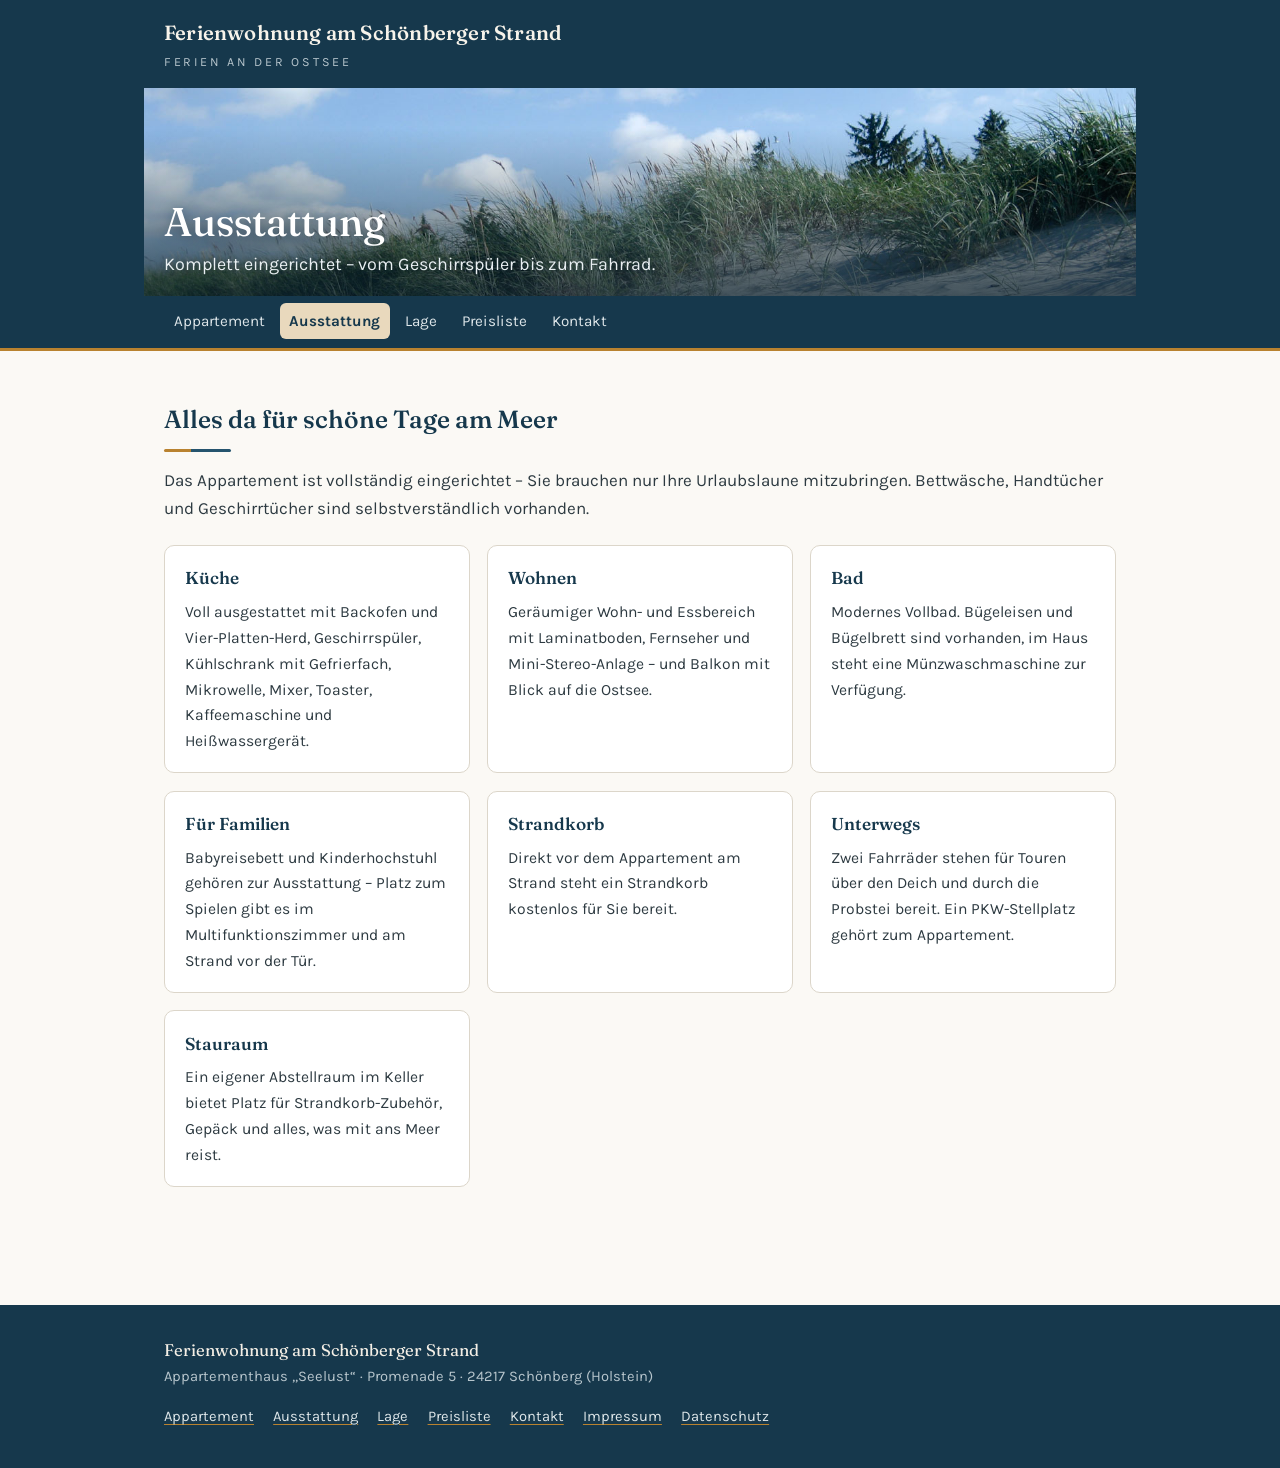
<file: ausstattung.html>
<!DOCTYPE html>
<html lang="de">
<head>
<meta charset="utf-8">
<meta name="viewport" content="width=device-width, initial-scale=1">
<title>Ausstattung | Ferienwohnung am Schönberger Strand</title>
<meta name="description" content="Die Ausstattung der Ferienwohnung am Schönberger Strand: komplette Küche, modernes Vollbad, TV, Fahrräder, Babybett und mehr.">
<link rel="icon" href="favicon.svg" type="image/svg+xml">
<link rel="icon" href="favicon-32.png" type="image/png" sizes="32x32">
<link rel="apple-touch-icon" href="apple-touch-icon.png">
<link rel="canonical" href="https://schoenberg-ostsee.info/ausstattung.html">
<meta name="theme-color" content="#16384c">
<meta property="og:type" content="website">
<meta property="og:site_name" content="Ferienwohnung am Schönberger Strand">
<meta property="og:locale" content="de_DE">
<meta property="og:title" content="Ausstattung | Ferienwohnung am Schönberger Strand">
<meta property="og:description" content="Die Ausstattung der Ferienwohnung am Schönberger Strand: komplette Küche, modernes Vollbad, TV, Fahrräder, Babybett und mehr.">
<meta property="og:url" content="https://schoenberg-ostsee.info/ausstattung.html">
<meta property="og:image" content="https://schoenberg-ostsee.info/bilder/wohnung-1-balkon.jpg">
<meta property="og:image:width" content="1152">
<meta property="og:image:height" content="768">
<meta property="og:image:alt" content="Blick vom Balkon der Ferienwohnung auf Strand und Ostsee">
<meta name="twitter:card" content="summary_large_image">
<link rel="stylesheet" href="style.css">
</head>
<body>

<a class="sprung" href="#inhalt">Springe zum Inhalt</a>

<header class="top">
  <div class="top-inner">
    <a class="marke" href="index.html">Ferienwohnung am Schönberger&nbsp;Strand
      <small>Ferien an der Ostsee</small></a>
  </div>
</header>

<div class="kopfbild">
  <img src="bilder/Ausstattung.jpg" width="1454" height="306" alt="Dünen mit Strandhafer am Schönberger Strand" fetchpriority="high" decoding="async">
  <div class="kopfbild-text">
    <div class="kopfbild-inner">
      <h1>Ausstattung</h1>
      <p class="unter">Komplett eingerichtet – vom Geschirrspüler bis zum Fahrrad.</p>
    </div>
  </div>
</div>

<nav class="haupt" aria-label="Hauptnavigation">
  <div class="haupt-inner">
      <a href="index.html">Appartement</a>
      <a href="ausstattung.html" aria-current="page">Ausstattung</a>
      <a href="lage.html">Lage</a>
      <a href="preisliste.html">Preisliste</a>
      <a href="kontakt.html">Kontakt</a>
  </div>
</nav>

<main id="inhalt">
<h2>Alles da für schöne Tage am Meer</h2>
<p>Das Appartement ist vollständig eingerichtet – Sie brauchen nur Ihre
Urlaubslaune mitzubringen. Bettwäsche, Handtücher und Geschirrtücher
sind selbstverständlich vorhanden.</p>

<ul class="karten">
  <li>
    <h3>Küche</h3>
    <p>Voll ausgestattet mit Backofen und Vier-Platten-Herd, Geschirrspüler,
    Kühlschrank mit Gefrierfach, Mikrowelle, Mixer, Toaster, Kaffeemaschine
    und Heißwassergerät.</p>
  </li>
  <li>
    <h3>Wohnen</h3>
    <p>Geräumiger Wohn- und Essbereich mit Laminatboden, Fernseher und
    Mini-Stereo-Anlage – und Balkon mit Blick auf die Ostsee.</p>
  </li>
  <li>
    <h3>Bad</h3>
    <p>Modernes Vollbad. Bügeleisen und Bügelbrett sind vorhanden, im Haus
    steht eine Münzwaschmaschine zur Verfügung.</p>
  </li>
  <li>
    <h3>Für Familien</h3>
    <p>Babyreisebett und Kinderhochstuhl gehören zur Ausstattung – Platz zum
    Spielen gibt es im Multifunktionszimmer und am Strand vor der Tür.</p>
  </li>
  <li>
    <h3>Strandkorb</h3>
    <p>Direkt vor dem Appartement am Strand steht ein Strandkorb kostenlos für Sie bereit.</p>
  </li>
  <li>
    <h3>Unterwegs</h3>
    <p>Zwei Fahrräder stehen für Touren über den Deich und durch die Probstei
    bereit. Ein PKW-Stellplatz gehört zum Appartement.</p>
  </li>
  <li>
    <h3>Stauraum</h3>
    <p>Ein eigener Abstellraum im Keller bietet Platz für Strandkorb-Zubehör,
    Gepäck und alles, was mit ans Meer reist.</p>
  </li>
</ul>
</main>

<footer>
  <div class="fuss-inner">
    <div>
      <div class="fuss-marke">Ferienwohnung am Schönberger Strand</div>
      <div>Appartementhaus „Seelust“ · Promenade 5 · 24217 Schönberg (Holstein)</div>
    </div>
    <ul class="fuss-nav">
        <li><a href="index.html">Appartement</a></li>
        <li><a href="ausstattung.html">Ausstattung</a></li>
        <li><a href="lage.html">Lage</a></li>
        <li><a href="preisliste.html">Preisliste</a></li>
        <li><a href="kontakt.html">Kontakt</a></li>
        <li><a href="impressum.html">Impressum</a></li>
        <li><a href="datenschutz.html">Datenschutz</a></li>
    </ul>
  </div>
</footer>

</body>
</html>
</file>
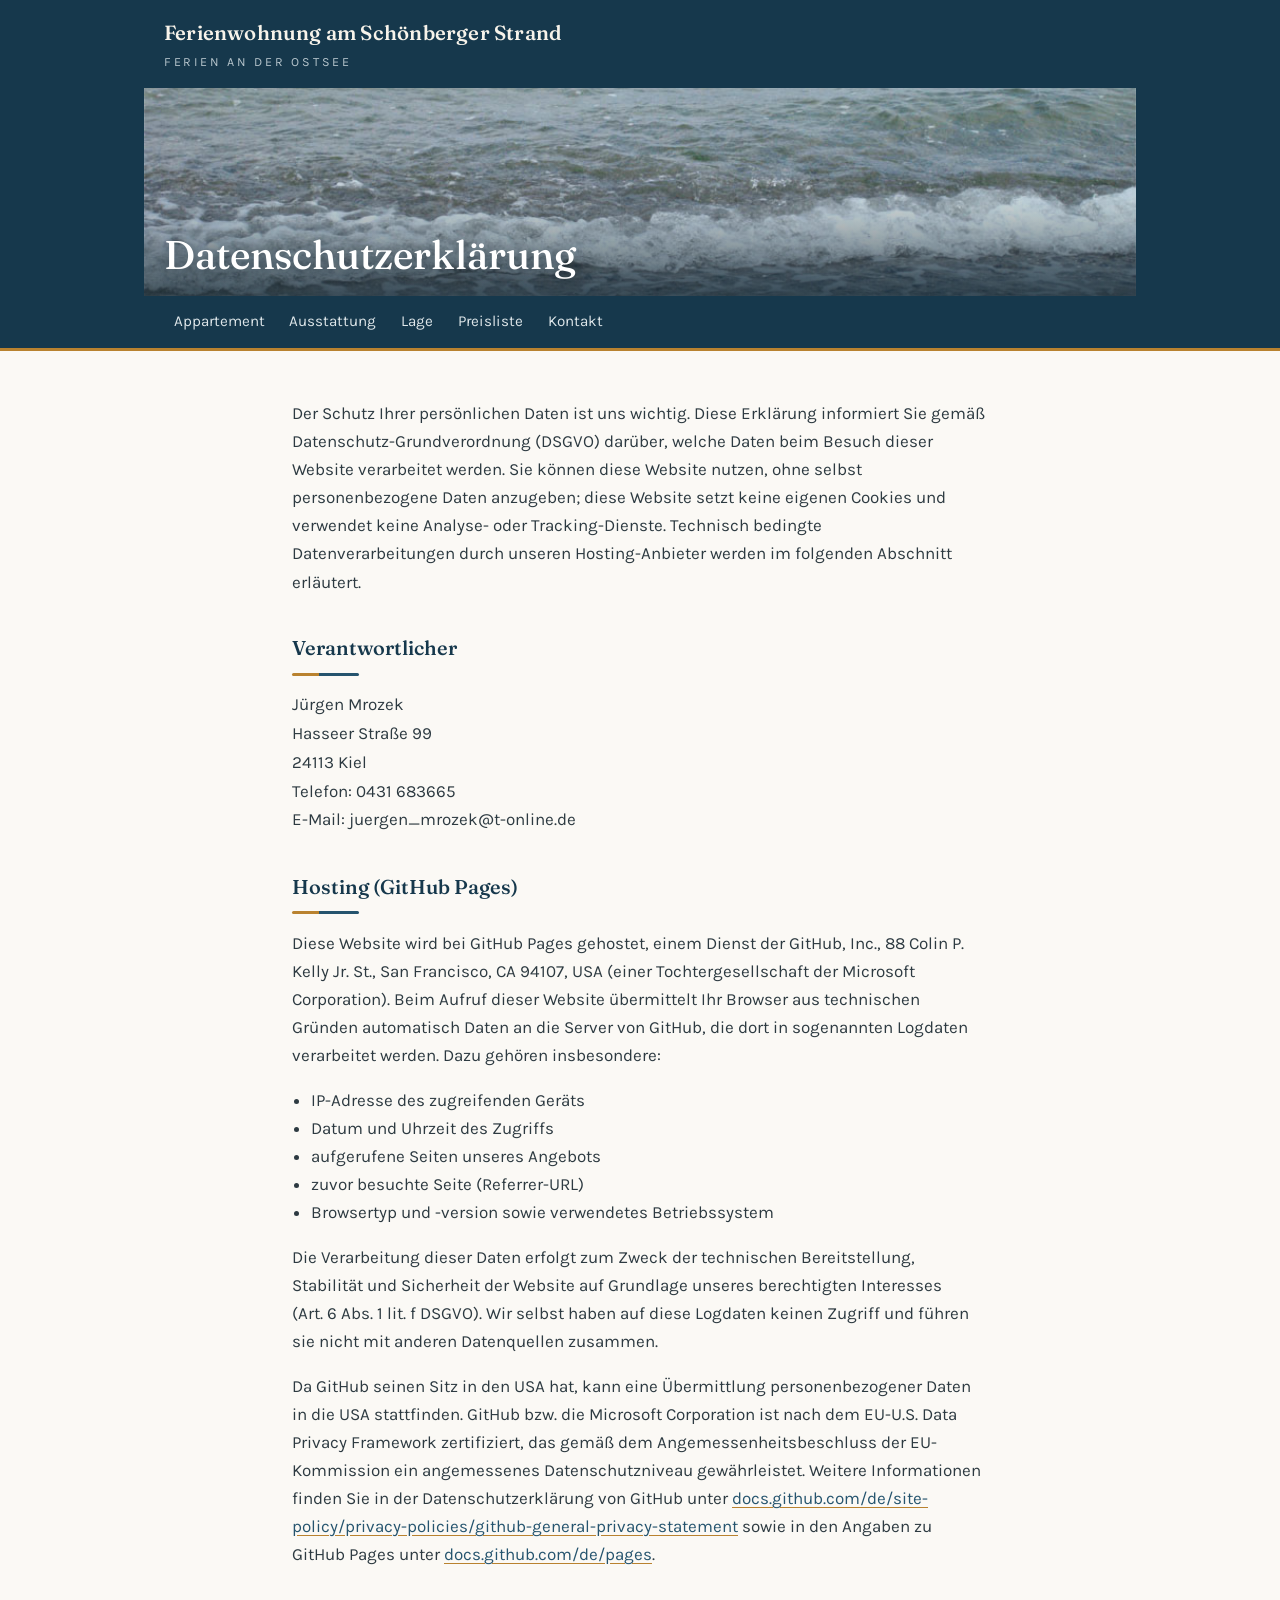
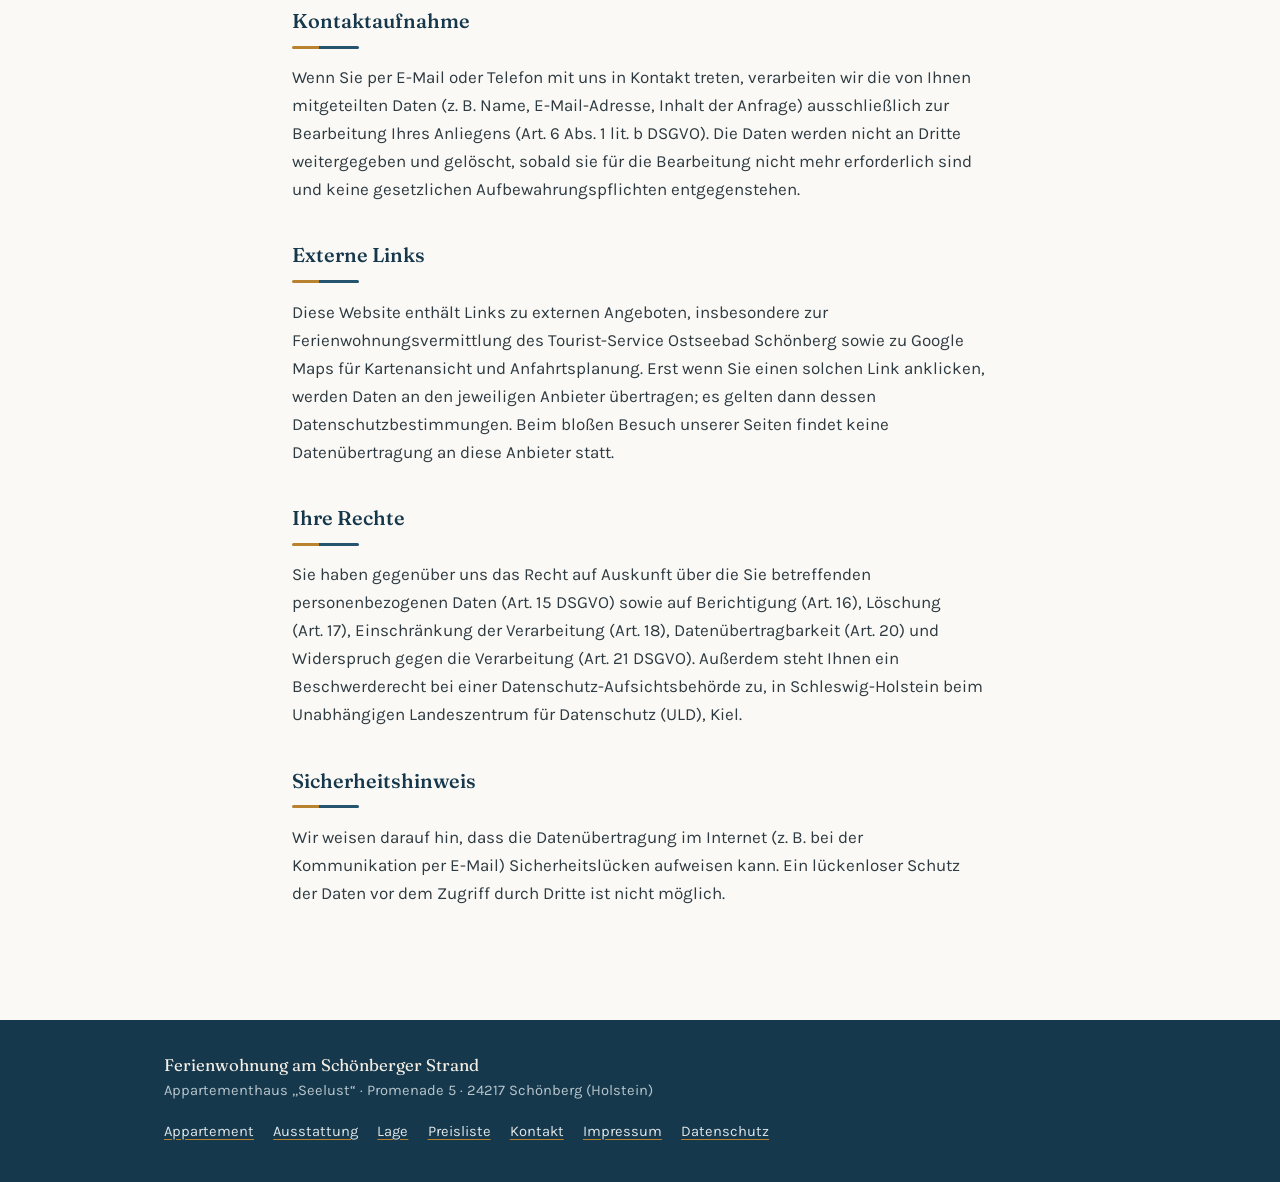
<file: datenschutz.html>
<!DOCTYPE html>
<html lang="de">
<head>
<meta charset="utf-8">
<meta name="viewport" content="width=device-width, initial-scale=1">
<title>Datenschutzerklärung | Ferienwohnung am Schönberger Strand</title>
<meta name="description" content="Datenschutzerklärung der Website Ferienwohnung am Schönberger Strand.">
<link rel="icon" href="favicon.svg" type="image/svg+xml">
<link rel="icon" href="favicon-32.png" type="image/png" sizes="32x32">
<link rel="apple-touch-icon" href="apple-touch-icon.png">
<link rel="canonical" href="https://schoenberg-ostsee.info/datenschutz.html">
<meta name="theme-color" content="#16384c">
<meta property="og:type" content="website">
<meta property="og:site_name" content="Ferienwohnung am Schönberger Strand">
<meta property="og:locale" content="de_DE">
<meta property="og:title" content="Datenschutzerklärung | Ferienwohnung am Schönberger Strand">
<meta property="og:description" content="Datenschutzerklärung der Website Ferienwohnung am Schönberger Strand.">
<meta property="og:url" content="https://schoenberg-ostsee.info/datenschutz.html">
<meta property="og:image" content="https://schoenberg-ostsee.info/bilder/wohnung-1-balkon.jpg">
<meta property="og:image:width" content="1152">
<meta property="og:image:height" content="768">
<meta property="og:image:alt" content="Blick vom Balkon der Ferienwohnung auf Strand und Ostsee">
<meta name="twitter:card" content="summary_large_image">
<link rel="stylesheet" href="style.css">
</head>
<body>

<a class="sprung" href="#inhalt">Springe zum Inhalt</a>

<header class="top">
  <div class="top-inner">
    <a class="marke" href="index.html">Ferienwohnung am Schönberger&nbsp;Strand
      <small>Ferien an der Ostsee</small></a>
  </div>
</header>

<div class="kopfbild">
  <img src="bilder/Impressum.jpg" width="940" height="198" alt="Auslaufende Welle am Ostseestrand" fetchpriority="high" decoding="async">
  <div class="kopfbild-text">
    <div class="kopfbild-inner">
      <h1>Datenschutzerklärung</h1>
    </div>
  </div>
</div>

<nav class="haupt" aria-label="Hauptnavigation">
  <div class="haupt-inner">
      <a href="index.html">Appartement</a>
      <a href="ausstattung.html">Ausstattung</a>
      <a href="lage.html">Lage</a>
      <a href="preisliste.html">Preisliste</a>
      <a href="kontakt.html">Kontakt</a>
  </div>
</nav>

<main id="inhalt" class="schmal recht">
<p>Der Schutz Ihrer persönlichen Daten ist uns wichtig. Diese Erklärung
informiert Sie gemäß Datenschutz-Grundverordnung (DSGVO) darüber, welche
Daten beim Besuch dieser Website verarbeitet werden. Sie können diese Website
nutzen, ohne selbst personenbezogene Daten anzugeben; diese Website setzt
keine eigenen Cookies und verwendet keine Analyse- oder Tracking-Dienste.
Technisch bedingte Datenverarbeitungen durch unseren Hosting-Anbieter werden
im folgenden Abschnitt erläutert.</p>

<h2>Verantwortlicher</h2>
<address>
Jürgen Mrozek<br>
Hasseer Straße 99<br>
24113 Kiel<br>
Telefon: 0431&nbsp;683665<br>
E-Mail: juergen_mrozek@t-online.de
</address>

<h2>Hosting (GitHub Pages)</h2>
<p>Diese Website wird bei GitHub Pages gehostet, einem Dienst der GitHub,
Inc., 88 Colin P. Kelly Jr. St., San Francisco, CA 94107, USA (einer
Tochtergesellschaft der Microsoft Corporation). Beim Aufruf dieser Website
übermittelt Ihr Browser aus technischen Gründen automatisch Daten an die
Server von GitHub, die dort in sogenannten Logdaten verarbeitet werden.
Dazu gehören insbesondere:</p>
<ul>
  <li>IP-Adresse des zugreifenden Geräts</li>
  <li>Datum und Uhrzeit des Zugriffs</li>
  <li>aufgerufene Seiten unseres Angebots</li>
  <li>zuvor besuchte Seite (Referrer-URL)</li>
  <li>Browsertyp und -version sowie verwendetes Betriebssystem</li>
</ul>
<p>Die Verarbeitung dieser Daten erfolgt zum Zweck der technischen
Bereitstellung, Stabilität und Sicherheit der Website auf Grundlage unseres
berechtigten Interesses (Art.&nbsp;6 Abs.&nbsp;1 lit.&nbsp;f DSGVO). Wir
selbst haben auf diese Logdaten keinen Zugriff und führen sie nicht mit
anderen Datenquellen zusammen.</p>
<p>Da GitHub seinen Sitz in den USA hat, kann eine Übermittlung
personenbezogener Daten in die USA stattfinden. GitHub bzw. die Microsoft
Corporation ist nach dem EU-U.S. Data Privacy Framework zertifiziert, das
gemäß dem Angemessenheitsbeschluss der EU-Kommission ein angemessenes
Datenschutzniveau gewährleistet. Weitere Informationen finden Sie in der
Datenschutzerklärung von GitHub unter
<a href="https://docs.github.com/de/site-policy/privacy-policies/github-general-privacy-statement"
rel="noopener">docs.github.com/de/site-policy/privacy-policies/github-general-privacy-statement</a>
sowie in den Angaben zu GitHub Pages unter
<a href="https://docs.github.com/de/pages/getting-started-with-github-pages/what-is-github-pages"
rel="noopener">docs.github.com/de/pages</a>.</p>

<h2>Kontaktaufnahme</h2>
<p>Wenn Sie per E-Mail oder Telefon mit uns in Kontakt treten, verarbeiten
wir die von Ihnen mitgeteilten Daten (z.&nbsp;B. Name, E-Mail-Adresse,
Inhalt der Anfrage) ausschließlich zur Bearbeitung Ihres Anliegens
(Art.&nbsp;6 Abs.&nbsp;1 lit.&nbsp;b DSGVO). Die Daten werden nicht an
Dritte weitergegeben und gelöscht, sobald sie für die Bearbeitung nicht mehr
erforderlich sind und keine gesetzlichen Aufbewahrungspflichten
entgegenstehen.</p>

<h2>Externe Links</h2>
<p>Diese Website enthält Links zu externen Angeboten, insbesondere zur
Ferienwohnungsvermittlung des Tourist-Service Ostseebad Schönberg sowie zu
Google Maps für Kartenansicht und Anfahrtsplanung. Erst wenn Sie einen
solchen Link anklicken, werden Daten an den jeweiligen Anbieter übertragen;
es gelten dann dessen Datenschutzbestimmungen. Beim bloßen Besuch unserer
Seiten findet keine Datenübertragung an diese Anbieter statt.</p>

<h2>Ihre Rechte</h2>
<p>Sie haben gegenüber uns das Recht auf Auskunft über die Sie betreffenden
personenbezogenen Daten (Art.&nbsp;15 DSGVO) sowie auf Berichtigung
(Art.&nbsp;16), Löschung (Art.&nbsp;17), Einschränkung der Verarbeitung
(Art.&nbsp;18), Datenübertragbarkeit (Art.&nbsp;20) und Widerspruch gegen
die Verarbeitung (Art.&nbsp;21 DSGVO). Außerdem steht Ihnen ein
Beschwerderecht bei einer Datenschutz-Aufsichtsbehörde zu, in
Schleswig-Holstein beim Unabhängigen Landeszentrum für Datenschutz (ULD),
Kiel.</p>

<h2>Sicherheitshinweis</h2>
<p>Wir weisen darauf hin, dass die Datenübertragung im Internet (z.&nbsp;B.
bei der Kommunikation per E-Mail) Sicherheitslücken aufweisen kann. Ein
lückenloser Schutz der Daten vor dem Zugriff durch Dritte ist nicht
möglich.</p>
</main>

<footer>
  <div class="fuss-inner">
    <div>
      <div class="fuss-marke">Ferienwohnung am Schönberger Strand</div>
      <div>Appartementhaus „Seelust“ · Promenade 5 · 24217 Schönberg (Holstein)</div>
    </div>
    <ul class="fuss-nav">
        <li><a href="index.html">Appartement</a></li>
        <li><a href="ausstattung.html">Ausstattung</a></li>
        <li><a href="lage.html">Lage</a></li>
        <li><a href="preisliste.html">Preisliste</a></li>
        <li><a href="kontakt.html">Kontakt</a></li>
        <li><a href="impressum.html">Impressum</a></li>
        <li><a href="datenschutz.html">Datenschutz</a></li>
    </ul>
  </div>
</footer>

</body>
</html>
</file>
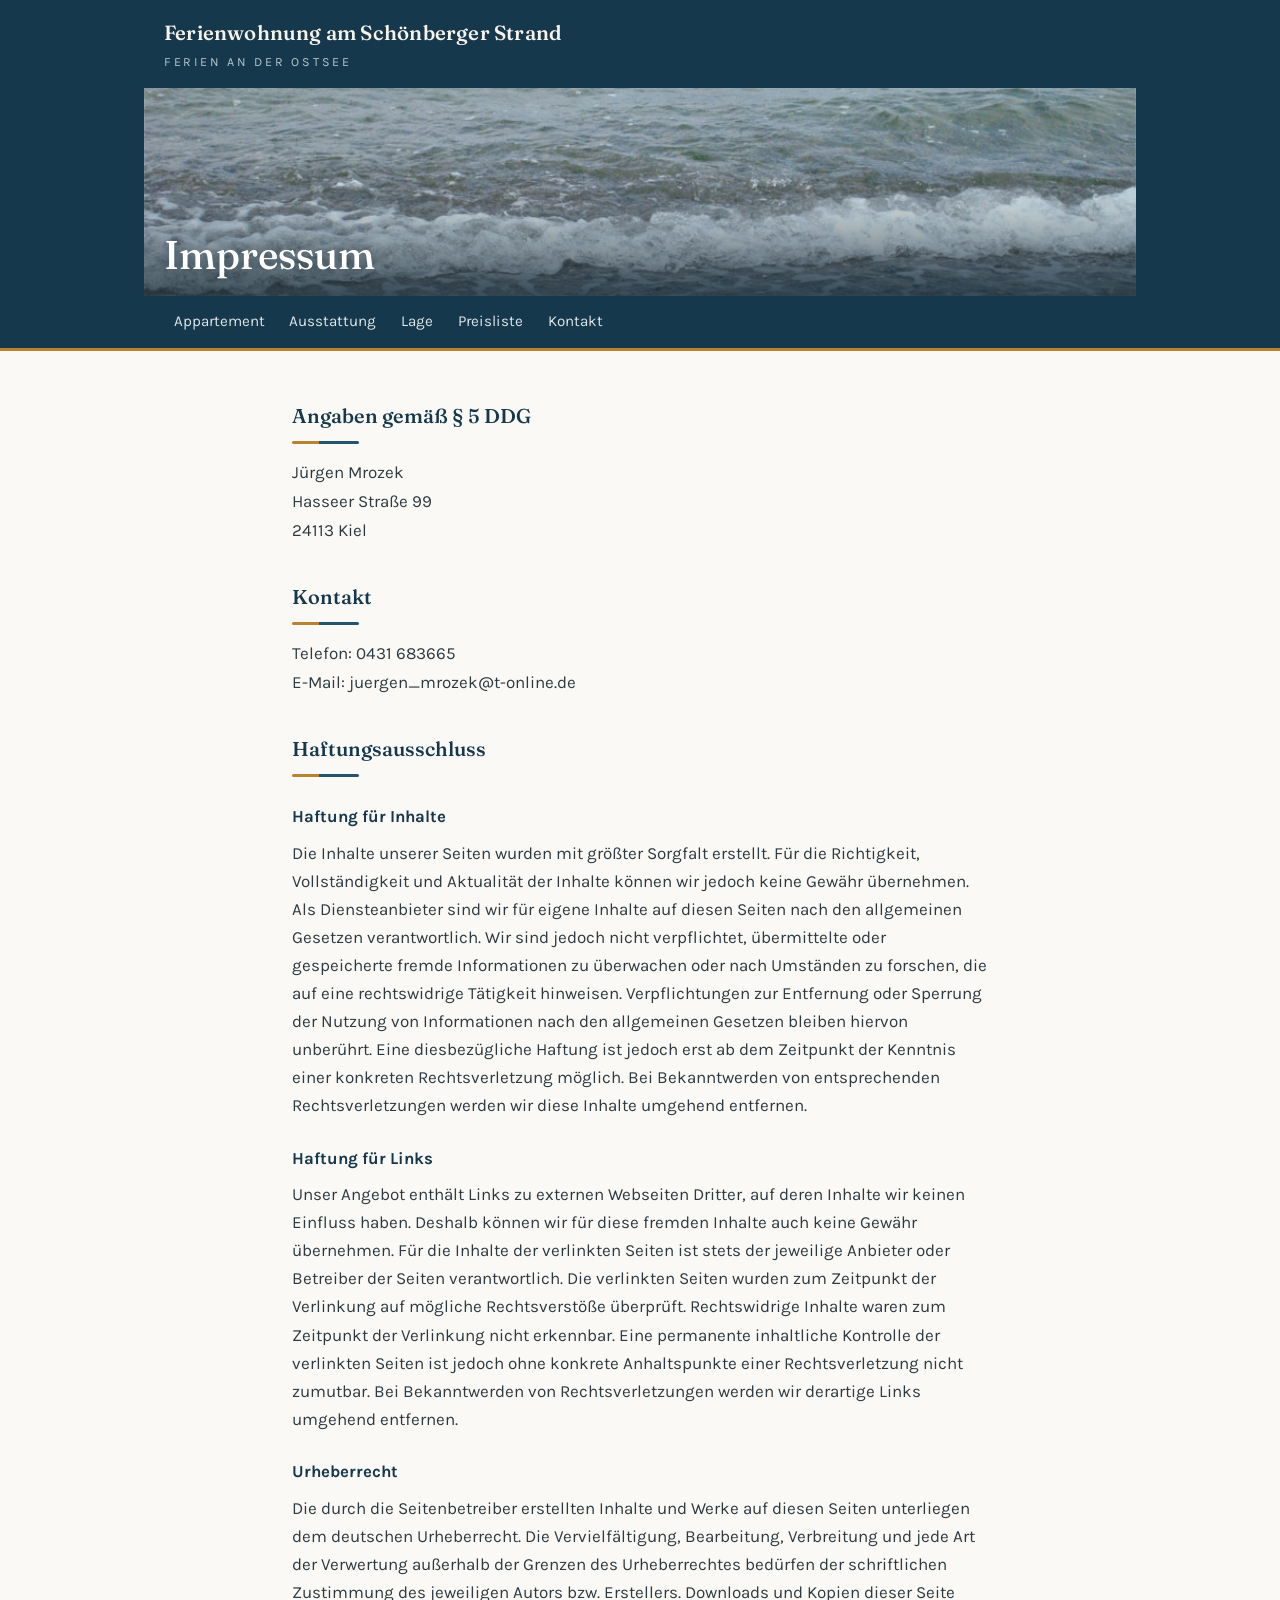
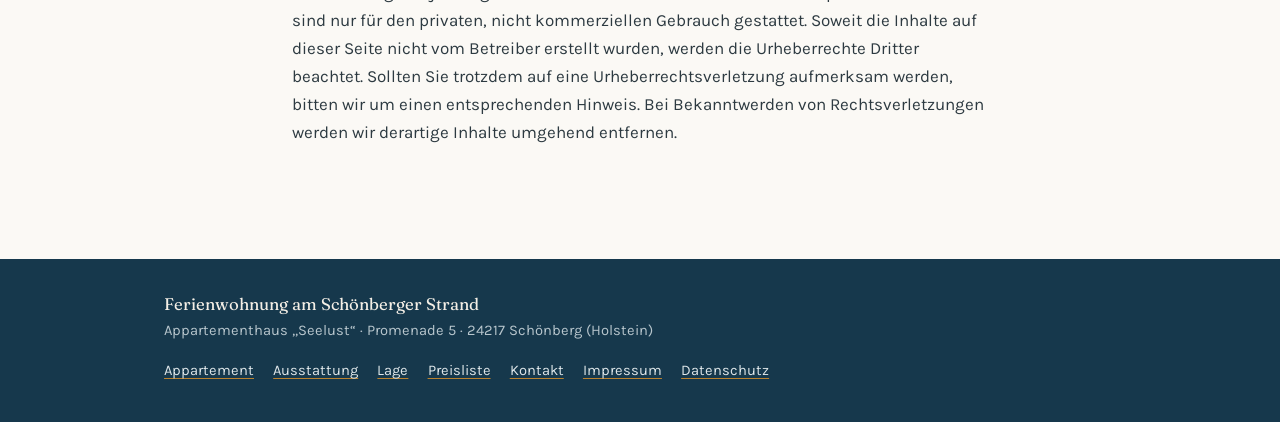
<file: impressum.html>
<!DOCTYPE html>
<html lang="de">
<head>
<meta charset="utf-8">
<meta name="viewport" content="width=device-width, initial-scale=1">
<title>Impressum | Ferienwohnung am Schönberger Strand</title>
<meta name="description" content="Impressum der Website Ferienwohnung am Schönberger Strand.">
<link rel="icon" href="favicon.svg" type="image/svg+xml">
<link rel="icon" href="favicon-32.png" type="image/png" sizes="32x32">
<link rel="apple-touch-icon" href="apple-touch-icon.png">
<link rel="canonical" href="https://schoenberg-ostsee.info/impressum.html">
<meta name="theme-color" content="#16384c">
<meta property="og:type" content="website">
<meta property="og:site_name" content="Ferienwohnung am Schönberger Strand">
<meta property="og:locale" content="de_DE">
<meta property="og:title" content="Impressum | Ferienwohnung am Schönberger Strand">
<meta property="og:description" content="Impressum der Website Ferienwohnung am Schönberger Strand.">
<meta property="og:url" content="https://schoenberg-ostsee.info/impressum.html">
<meta property="og:image" content="https://schoenberg-ostsee.info/bilder/wohnung-1-balkon.jpg">
<meta property="og:image:width" content="1152">
<meta property="og:image:height" content="768">
<meta property="og:image:alt" content="Blick vom Balkon der Ferienwohnung auf Strand und Ostsee">
<meta name="twitter:card" content="summary_large_image">
<link rel="stylesheet" href="style.css">
</head>
<body>

<a class="sprung" href="#inhalt">Springe zum Inhalt</a>

<header class="top">
  <div class="top-inner">
    <a class="marke" href="index.html">Ferienwohnung am Schönberger&nbsp;Strand
      <small>Ferien an der Ostsee</small></a>
  </div>
</header>

<div class="kopfbild">
  <img src="bilder/Impressum.jpg" width="940" height="198" alt="Auslaufende Welle am Ostseestrand" fetchpriority="high" decoding="async">
  <div class="kopfbild-text">
    <div class="kopfbild-inner">
      <h1>Impressum</h1>
    </div>
  </div>
</div>

<nav class="haupt" aria-label="Hauptnavigation">
  <div class="haupt-inner">
      <a href="index.html">Appartement</a>
      <a href="ausstattung.html">Ausstattung</a>
      <a href="lage.html">Lage</a>
      <a href="preisliste.html">Preisliste</a>
      <a href="kontakt.html">Kontakt</a>
  </div>
</nav>

<main id="inhalt" class="schmal recht">
<h2>Angaben gemäß § 5 DDG</h2>
<address>
Jürgen Mrozek<br>
Hasseer Straße 99<br>
24113 Kiel
</address>

<h2>Kontakt</h2>
<address>
Telefon: 0431&nbsp;683665<br>
E-Mail: juergen_mrozek@t-online.de
</address>

<h2>Haftungsausschluss</h2>

<h3>Haftung für Inhalte</h3>
<p>Die Inhalte unserer Seiten wurden mit größter Sorgfalt erstellt. Für die
Richtigkeit, Vollständigkeit und Aktualität der Inhalte können wir jedoch
keine Gewähr übernehmen. Als Diensteanbieter sind wir für eigene Inhalte auf
diesen Seiten nach den allgemeinen Gesetzen verantwortlich. Wir sind jedoch
nicht verpflichtet, übermittelte oder gespeicherte fremde Informationen zu
überwachen oder nach Umständen zu forschen, die auf eine rechtswidrige
Tätigkeit hinweisen. Verpflichtungen zur Entfernung oder Sperrung der Nutzung
von Informationen nach den allgemeinen Gesetzen bleiben hiervon unberührt.
Eine diesbezügliche Haftung ist jedoch erst ab dem Zeitpunkt der Kenntnis
einer konkreten Rechtsverletzung möglich. Bei Bekanntwerden von entsprechenden
Rechtsverletzungen werden wir diese Inhalte umgehend entfernen.</p>

<h3>Haftung für Links</h3>
<p>Unser Angebot enthält Links zu externen Webseiten Dritter, auf deren
Inhalte wir keinen Einfluss haben. Deshalb können wir für diese fremden
Inhalte auch keine Gewähr übernehmen. Für die Inhalte der verlinkten Seiten
ist stets der jeweilige Anbieter oder Betreiber der Seiten verantwortlich.
Die verlinkten Seiten wurden zum Zeitpunkt der Verlinkung auf mögliche
Rechtsverstöße überprüft. Rechtswidrige Inhalte waren zum Zeitpunkt der
Verlinkung nicht erkennbar. Eine permanente inhaltliche Kontrolle der
verlinkten Seiten ist jedoch ohne konkrete Anhaltspunkte einer
Rechtsverletzung nicht zumutbar. Bei Bekanntwerden von Rechtsverletzungen
werden wir derartige Links umgehend entfernen.</p>

<h3>Urheberrecht</h3>
<p>Die durch die Seitenbetreiber erstellten Inhalte und Werke auf diesen
Seiten unterliegen dem deutschen Urheberrecht. Die Vervielfältigung,
Bearbeitung, Verbreitung und jede Art der Verwertung außerhalb der Grenzen
des Urheberrechtes bedürfen der schriftlichen Zustimmung des jeweiligen
Autors bzw. Erstellers. Downloads und Kopien dieser Seite sind nur für den
privaten, nicht kommerziellen Gebrauch gestattet. Soweit die Inhalte auf
dieser Seite nicht vom Betreiber erstellt wurden, werden die Urheberrechte
Dritter beachtet. Sollten Sie trotzdem auf eine Urheberrechtsverletzung
aufmerksam werden, bitten wir um einen entsprechenden Hinweis. Bei
Bekanntwerden von Rechtsverletzungen werden wir derartige Inhalte umgehend
entfernen.</p>
</main>

<footer>
  <div class="fuss-inner">
    <div>
      <div class="fuss-marke">Ferienwohnung am Schönberger Strand</div>
      <div>Appartementhaus „Seelust“ · Promenade 5 · 24217 Schönberg (Holstein)</div>
    </div>
    <ul class="fuss-nav">
        <li><a href="index.html">Appartement</a></li>
        <li><a href="ausstattung.html">Ausstattung</a></li>
        <li><a href="lage.html">Lage</a></li>
        <li><a href="preisliste.html">Preisliste</a></li>
        <li><a href="kontakt.html">Kontakt</a></li>
        <li><a href="impressum.html">Impressum</a></li>
        <li><a href="datenschutz.html">Datenschutz</a></li>
    </ul>
  </div>
</footer>

</body>
</html>
</file>
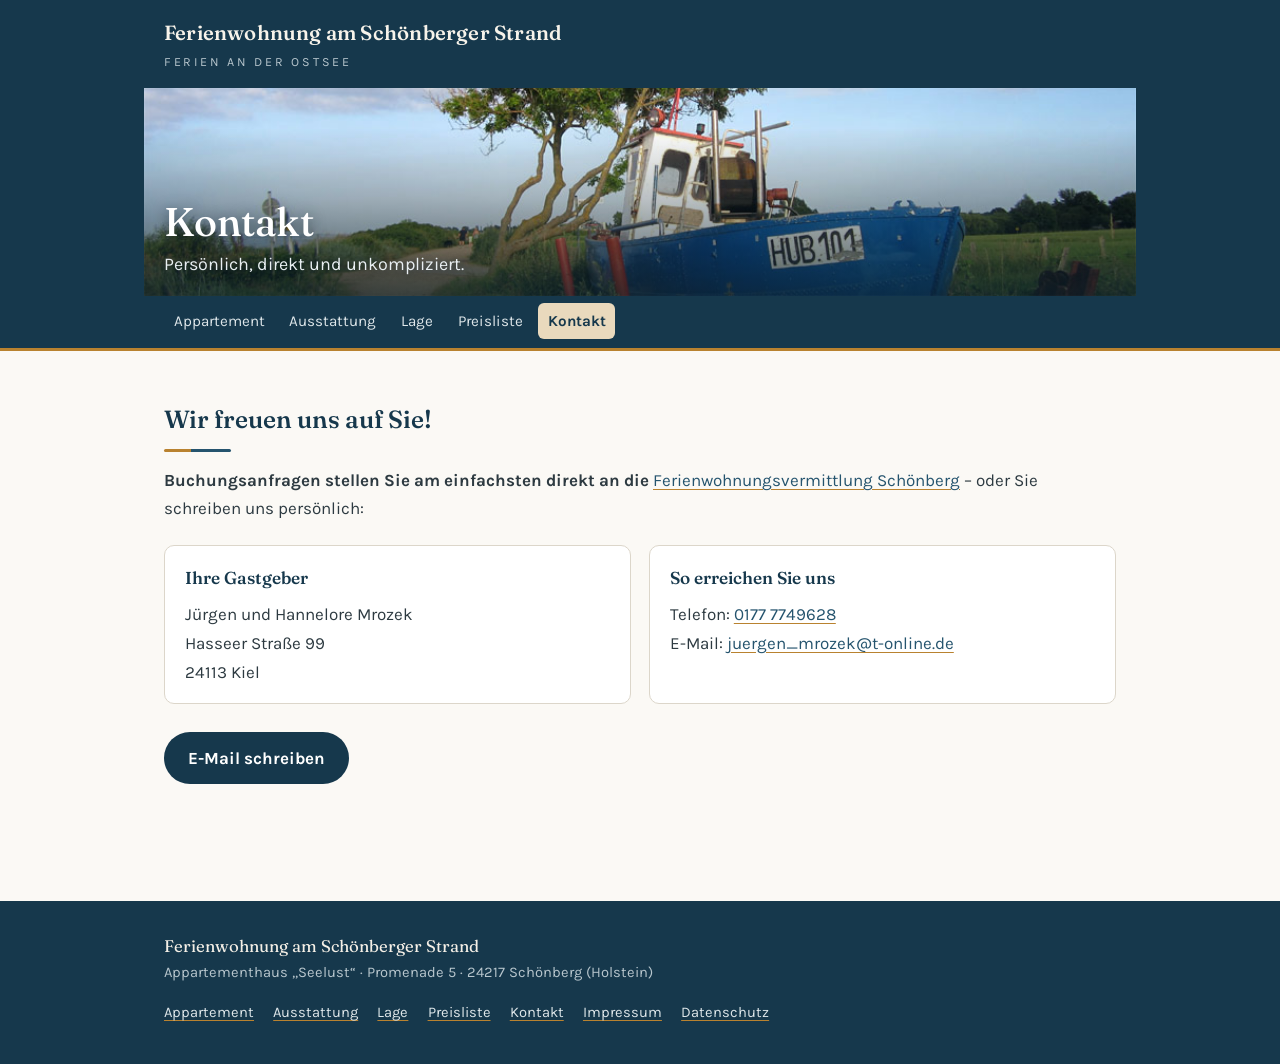
<file: kontakt.html>
<!DOCTYPE html>
<html lang="de">
<head>
<meta charset="utf-8">
<meta name="viewport" content="width=device-width, initial-scale=1">
<title>Kontakt | Ferienwohnung am Schönberger Strand</title>
<meta name="description" content="Kontakt zur Ferienwohnung am Schönberger Strand: Jürgen und Hannelore Mrozek, Kiel – per Telefon, E-Mail oder über die Vermittlung Schönberg.">
<link rel="icon" href="favicon.svg" type="image/svg+xml">
<link rel="icon" href="favicon-32.png" type="image/png" sizes="32x32">
<link rel="apple-touch-icon" href="apple-touch-icon.png">
<link rel="canonical" href="https://schoenberg-ostsee.info/kontakt.html">
<meta name="theme-color" content="#16384c">
<meta property="og:type" content="website">
<meta property="og:site_name" content="Ferienwohnung am Schönberger Strand">
<meta property="og:locale" content="de_DE">
<meta property="og:title" content="Kontakt | Ferienwohnung am Schönberger Strand">
<meta property="og:description" content="Kontakt zur Ferienwohnung am Schönberger Strand: Jürgen und Hannelore Mrozek, Kiel – per Telefon, E-Mail oder über die Vermittlung Schönberg.">
<meta property="og:url" content="https://schoenberg-ostsee.info/kontakt.html">
<meta property="og:image" content="https://schoenberg-ostsee.info/bilder/wohnung-1-balkon.jpg">
<meta property="og:image:width" content="1152">
<meta property="og:image:height" content="768">
<meta property="og:image:alt" content="Blick vom Balkon der Ferienwohnung auf Strand und Ostsee">
<meta name="twitter:card" content="summary_large_image">
<link rel="stylesheet" href="style.css">
</head>
<body>

<a class="sprung" href="#inhalt">Springe zum Inhalt</a>

<header class="top">
  <div class="top-inner">
    <a class="marke" href="index.html">Ferienwohnung am Schönberger&nbsp;Strand
      <small>Ferien an der Ostsee</small></a>
  </div>
</header>

<div class="kopfbild">
  <img src="bilder/Kontakt.jpg" width="940" height="198" alt="Fischerboot am Weg zum Strand bei Schönberg" fetchpriority="high" decoding="async">
  <div class="kopfbild-text">
    <div class="kopfbild-inner">
      <h1>Kontakt</h1>
      <p class="unter">Persönlich, direkt und unkompliziert.</p>
    </div>
  </div>
</div>

<nav class="haupt" aria-label="Hauptnavigation">
  <div class="haupt-inner">
      <a href="index.html">Appartement</a>
      <a href="ausstattung.html">Ausstattung</a>
      <a href="lage.html">Lage</a>
      <a href="preisliste.html">Preisliste</a>
      <a href="kontakt.html" aria-current="page">Kontakt</a>
  </div>
</nav>

<main id="inhalt">
<h2>Wir freuen uns auf Sie!</h2>
<p><b>Buchungsanfragen stellen Sie am einfachsten direkt an die</b>
<a href="https://www.schoenberg.de/unterkuenfte.html#!m/3/object/12945?adults=&amp;childs=0"
rel="noopener">Ferienwohnungsvermittlung Schönberg</a> –
oder Sie schreiben uns persönlich:</p>

<ul class="karten">
  <li>
    <h3>Ihre Gastgeber</h3>
    <address>
      Jürgen und Hannelore Mrozek<br>
      Hasseer Straße 99<br>
      24113 Kiel
    </address>
  </li>
  <li>
    <h3>So erreichen Sie uns</h3>
    <address>
      Telefon: <a href="tel:+49 177 7749628">0177&nbsp;7749628</a><br>
      E-Mail: <a href="mailto:juergen_mrozek@t-online.de">juergen_mrozek@t-online.de</a>
    </address>
  </li>
</ul>

<p><a class="knopf" href="mailto:juergen_mrozek@t-online.de">E-Mail schreiben</a></p>
</main>

<footer>
  <div class="fuss-inner">
    <div>
      <div class="fuss-marke">Ferienwohnung am Schönberger Strand</div>
      <div>Appartementhaus „Seelust“ · Promenade 5 · 24217 Schönberg (Holstein)</div>
    </div>
    <ul class="fuss-nav">
        <li><a href="index.html">Appartement</a></li>
        <li><a href="ausstattung.html">Ausstattung</a></li>
        <li><a href="lage.html">Lage</a></li>
        <li><a href="preisliste.html">Preisliste</a></li>
        <li><a href="kontakt.html">Kontakt</a></li>
        <li><a href="impressum.html">Impressum</a></li>
        <li><a href="datenschutz.html">Datenschutz</a></li>
    </ul>
  </div>
</footer>

</body>
</html>
</file>
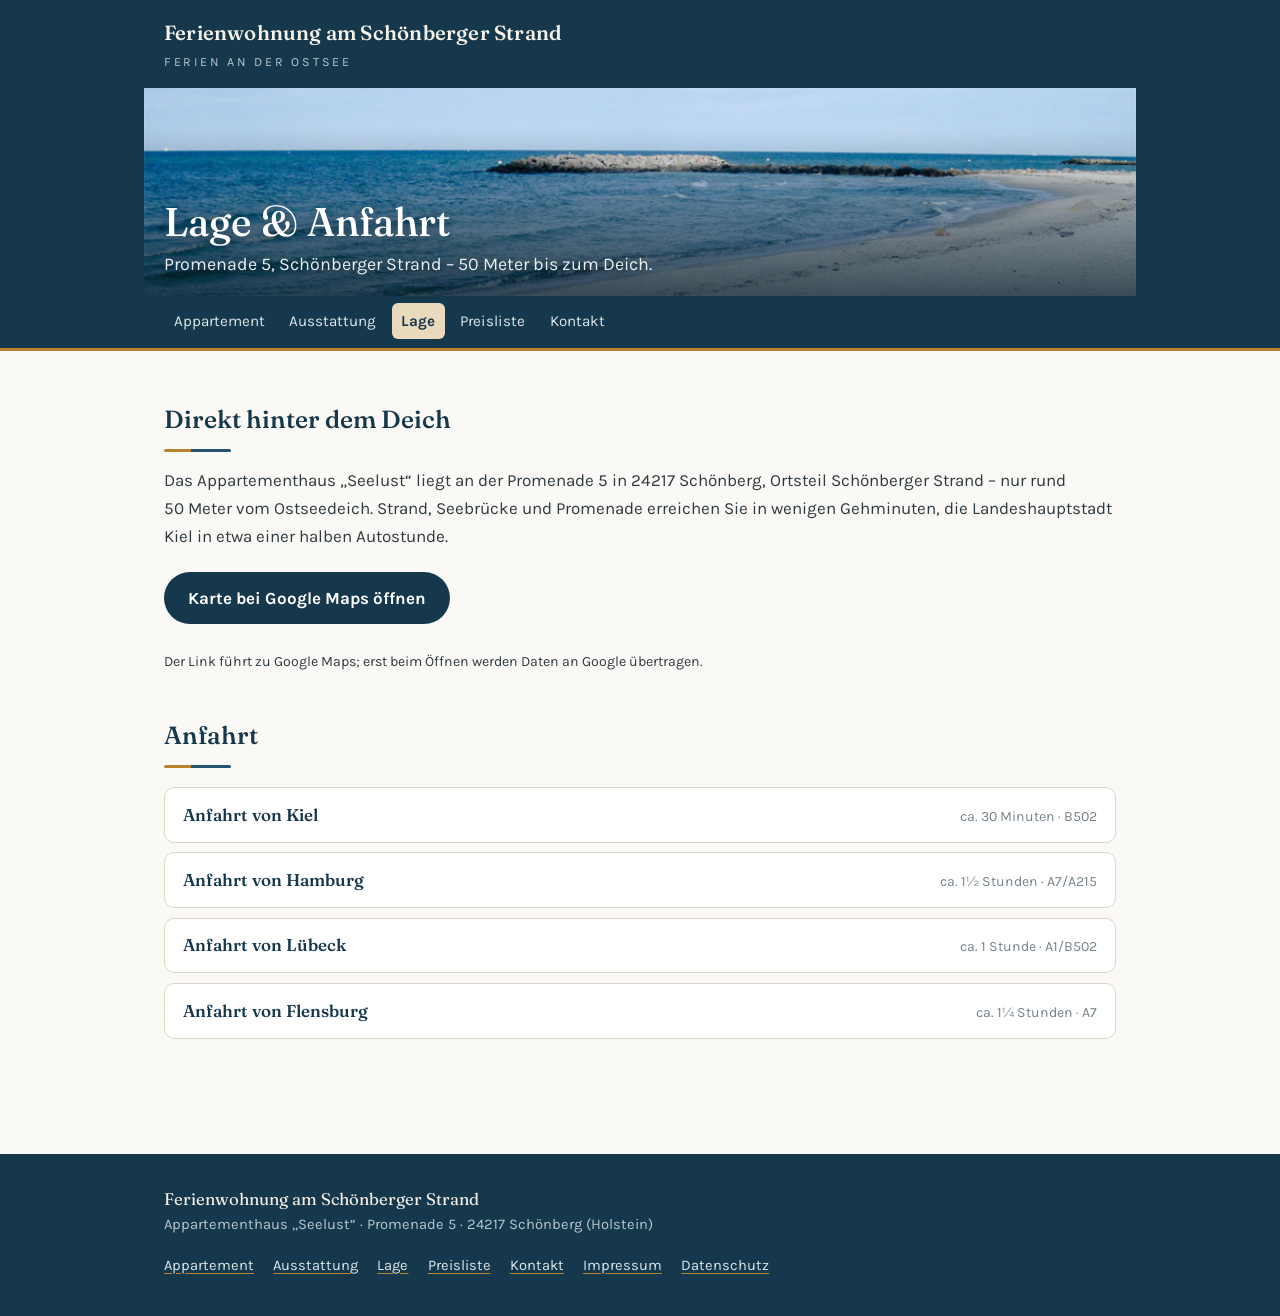
<file: lage.html>
<!DOCTYPE html>
<html lang="de">
<head>
<meta charset="utf-8">
<meta name="viewport" content="width=device-width, initial-scale=1">
<title>Lage &amp; Anfahrt | Ferienwohnung am Schönberger Strand</title>
<meta name="description" content="Lage der Ferienwohnung: Promenade 5, Schönberger Strand – 50 m zum Ostseedeich. Anfahrt von Kiel, Hamburg, Lübeck und Flensburg.">
<link rel="icon" href="favicon.svg" type="image/svg+xml">
<link rel="icon" href="favicon-32.png" type="image/png" sizes="32x32">
<link rel="apple-touch-icon" href="apple-touch-icon.png">
<link rel="canonical" href="https://schoenberg-ostsee.info/lage.html">
<meta name="theme-color" content="#16384c">
<meta property="og:type" content="website">
<meta property="og:site_name" content="Ferienwohnung am Schönberger Strand">
<meta property="og:locale" content="de_DE">
<meta property="og:title" content="Lage &amp; Anfahrt | Ferienwohnung am Schönberger Strand">
<meta property="og:description" content="Lage der Ferienwohnung: Promenade 5, Schönberger Strand – 50 m zum Ostseedeich. Anfahrt von Kiel, Hamburg, Lübeck und Flensburg.">
<meta property="og:url" content="https://schoenberg-ostsee.info/lage.html">
<meta property="og:image" content="https://schoenberg-ostsee.info/bilder/wohnung-1-balkon.jpg">
<meta property="og:image:width" content="1152">
<meta property="og:image:height" content="768">
<meta property="og:image:alt" content="Blick vom Balkon der Ferienwohnung auf Strand und Ostsee">
<meta name="twitter:card" content="summary_large_image">
<link rel="stylesheet" href="style.css">
</head>
<body>

<a class="sprung" href="#inhalt">Springe zum Inhalt</a>

<header class="top">
  <div class="top-inner">
    <a class="marke" href="index.html">Ferienwohnung am Schönberger&nbsp;Strand
      <small>Ferien an der Ostsee</small></a>
  </div>
</header>

<div class="kopfbild">
  <img src="bilder/Lage.jpg" width="940" height="198" alt="Heller Sandstrand mit Buhne und ruhiger Ostsee" fetchpriority="high" decoding="async">
  <div class="kopfbild-text">
    <div class="kopfbild-inner">
      <h1>Lage &amp; Anfahrt</h1>
      <p class="unter">Promenade 5, Schönberger Strand – 50 Meter bis zum Deich.</p>
    </div>
  </div>
</div>

<nav class="haupt" aria-label="Hauptnavigation">
  <div class="haupt-inner">
      <a href="index.html">Appartement</a>
      <a href="ausstattung.html">Ausstattung</a>
      <a href="lage.html" aria-current="page">Lage</a>
      <a href="preisliste.html">Preisliste</a>
      <a href="kontakt.html">Kontakt</a>
  </div>
</nav>

<main id="inhalt">
<h2>Direkt hinter dem Deich</h2>
<p>Das Appartementhaus „Seelust“ liegt an der Promenade&nbsp;5 in
24217&nbsp;Schönberg, Ortsteil Schönberger Strand – nur rund 50&nbsp;Meter vom
Ostseedeich. Strand, Seebrücke und Promenade erreichen Sie in wenigen
Gehminuten, die Landeshauptstadt Kiel in etwa einer halben Autostunde.</p>

<p><a class="knopf" href="https://www.google.de/maps/search/?api=1&amp;query=Promenade+5%2C+24217+Sch%C3%B6nberg"
rel="noopener">Karte bei Google Maps öffnen</a></p>
<p><small>Der Link führt zu Google Maps; erst beim Öffnen werden Daten an
Google übertragen.</small></p>

<h2>Anfahrt</h2>
<ul class="anfahrt">
  <li><a href="https://www.google.de/maps/dir/?api=1&amp;origin=Kiel&amp;destination=Promenade+5%2C+24217+Sch%C3%B6nberg" rel="noopener">
    <b>Anfahrt von Kiel</b><span>ca. 30 Minuten · B502</span></a></li>
  <li><a href="https://www.google.de/maps/dir/?api=1&amp;origin=Hamburg&amp;destination=Promenade+5%2C+24217+Sch%C3%B6nberg" rel="noopener">
    <b>Anfahrt von Hamburg</b><span>ca. 1½ Stunden · A7/A215</span></a></li>
  <li><a href="https://www.google.de/maps/dir/?api=1&amp;origin=L%C3%BCbeck&amp;destination=Promenade+5%2C+24217+Sch%C3%B6nberg" rel="noopener">
    <b>Anfahrt von Lübeck</b><span>ca. 1 Stunde · A1/B502</span></a></li>
  <li><a href="https://www.google.de/maps/dir/?api=1&amp;origin=Flensburg&amp;destination=Promenade+5%2C+24217+Sch%C3%B6nberg" rel="noopener">
    <b>Anfahrt von Flensburg</b><span>ca. 1¼ Stunden · A7</span></a></li>
</ul>
</main>

<footer>
  <div class="fuss-inner">
    <div>
      <div class="fuss-marke">Ferienwohnung am Schönberger Strand</div>
      <div>Appartementhaus „Seelust“ · Promenade 5 · 24217 Schönberg (Holstein)</div>
    </div>
    <ul class="fuss-nav">
        <li><a href="index.html">Appartement</a></li>
        <li><a href="ausstattung.html">Ausstattung</a></li>
        <li><a href="lage.html">Lage</a></li>
        <li><a href="preisliste.html">Preisliste</a></li>
        <li><a href="kontakt.html">Kontakt</a></li>
        <li><a href="impressum.html">Impressum</a></li>
        <li><a href="datenschutz.html">Datenschutz</a></li>
    </ul>
  </div>
</footer>

</body>
</html>
</file>
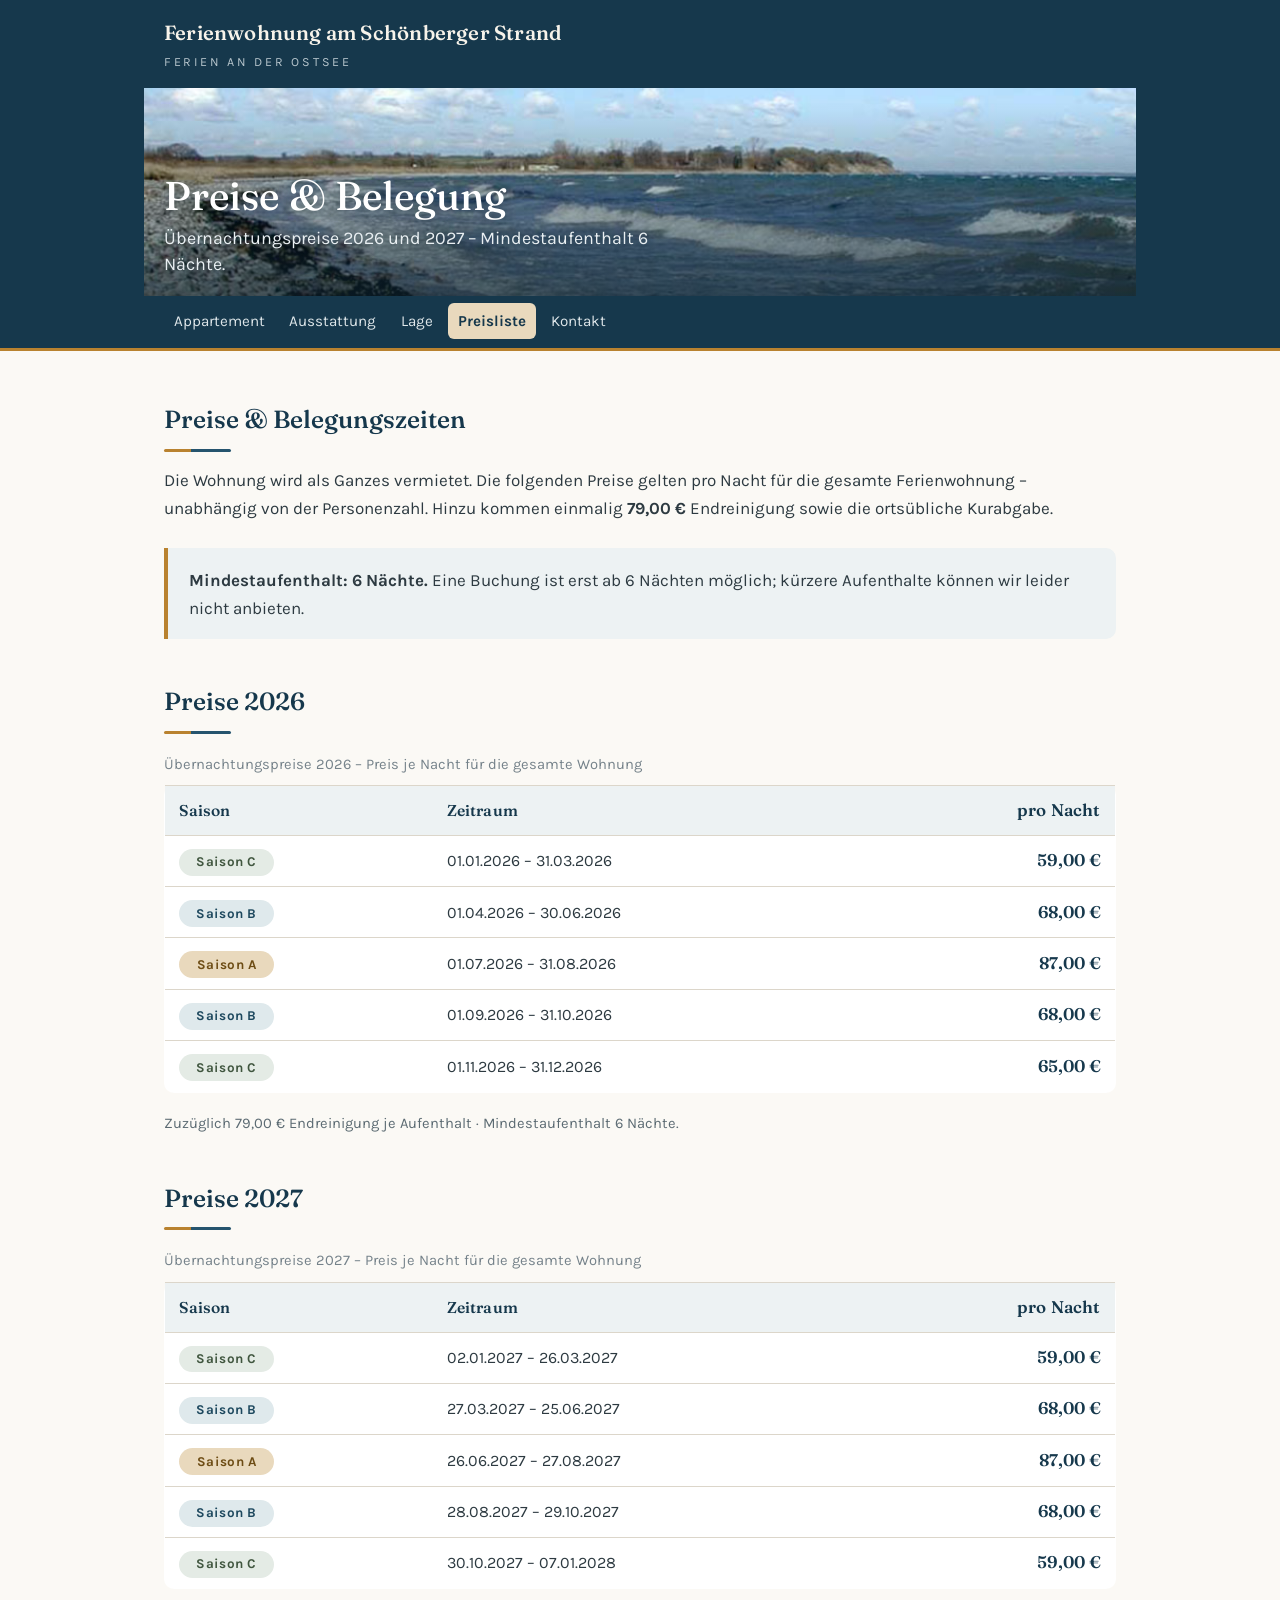
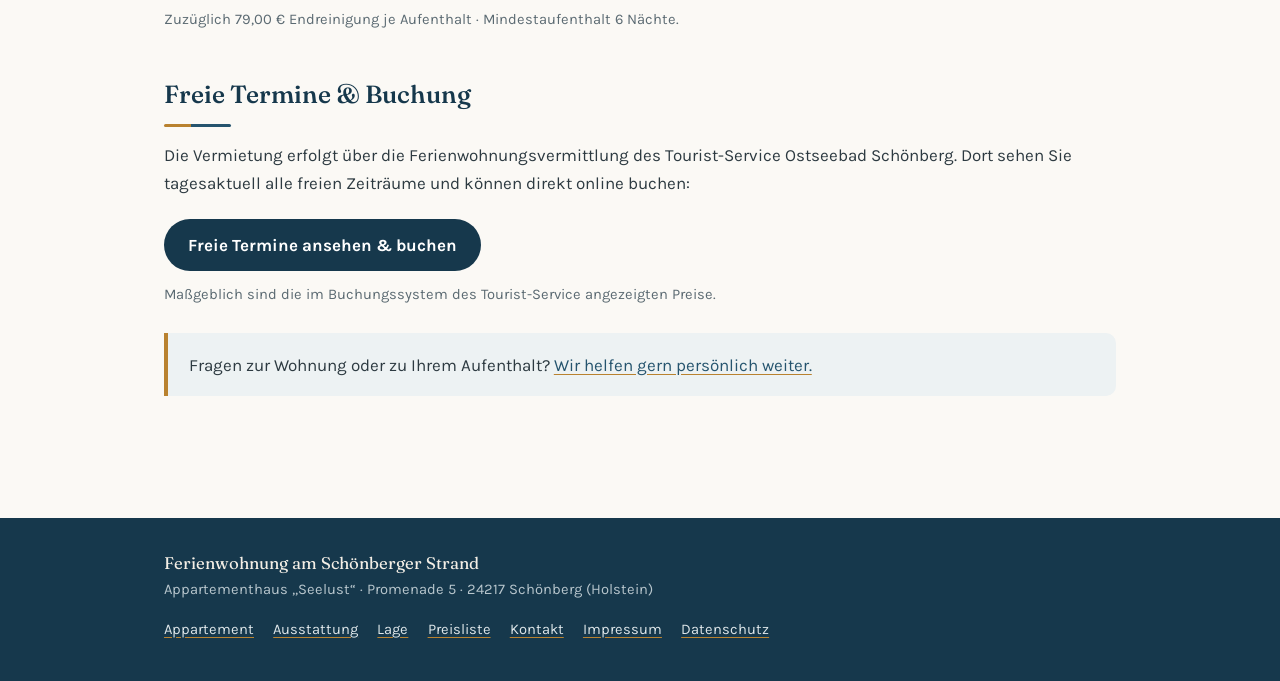
<file: preisliste.html>
<!DOCTYPE html>
<html lang="de">
<head>
<meta charset="utf-8">
<meta name="viewport" content="width=device-width, initial-scale=1">
<title>Preise &amp; Belegung | Ferienwohnung am Schönberger Strand</title>
<meta name="description" content="Preise 2026 und 2027 der Ferienwohnung am Schönberger Strand – Übernachtungspreise nach Saison, Endreinigung, Mindestaufenthalt 6 Nächte.">
<link rel="icon" href="favicon.svg" type="image/svg+xml">
<link rel="icon" href="favicon-32.png" type="image/png" sizes="32x32">
<link rel="apple-touch-icon" href="apple-touch-icon.png">
<link rel="canonical" href="https://schoenberg-ostsee.info/preisliste.html">
<meta name="theme-color" content="#16384c">
<meta property="og:type" content="website">
<meta property="og:site_name" content="Ferienwohnung am Schönberger Strand">
<meta property="og:locale" content="de_DE">
<meta property="og:title" content="Preise &amp; Belegung | Ferienwohnung am Schönberger Strand">
<meta property="og:description" content="Preise 2026 und 2027 der Ferienwohnung am Schönberger Strand – Übernachtungspreise nach Saison, Endreinigung, Mindestaufenthalt 6 Nächte.">
<meta property="og:url" content="https://schoenberg-ostsee.info/preisliste.html">
<meta property="og:image" content="https://schoenberg-ostsee.info/bilder/wohnung-1-balkon.jpg">
<meta property="og:image:width" content="1152">
<meta property="og:image:height" content="768">
<meta property="og:image:alt" content="Blick vom Balkon der Ferienwohnung auf Strand und Ostsee">
<meta name="twitter:card" content="summary_large_image">
<link rel="stylesheet" href="style.css">
<style>
/* Preistabellen – nutzt die Farbtoken aus style.css */
.preis-tabelle { overflow-x: auto; margin: 1.2rem 0 1.8rem; }
.preis-tabelle table {
  width: 100%;
  min-width: 30rem;
  border-collapse: collapse;
  background: #fff;
  border: 1px solid var(--linie);
  border-radius: var(--radius);
  overflow: hidden;
  font-size: 1rem;
}
.preis-tabelle caption {
  caption-side: top;
  text-align: left;
  font-size: .92rem;
  color: #75828a;
  padding: 0 0 .5rem;
}
.preis-tabelle th, .preis-tabelle td {
  padding: .65rem .9rem;
  border-bottom: 1px solid var(--linie);
  text-align: left;
  vertical-align: baseline;
}
.preis-tabelle thead th {
  background: var(--gischt);
  color: var(--ostsee);
  font-family: "Fraunces", Georgia, serif;
  font-weight: 560;
  font-size: .98rem;
  letter-spacing: .01em;
}
.preis-tabelle tbody tr:last-child th,
.preis-tabelle tbody tr:last-child td { border-bottom: 0; }
.preis-tabelle tbody tr:hover td,
.preis-tabelle tbody tr:hover th { background: #faf7f1; }
.preis-tabelle .preis {
  text-align: right;
  white-space: nowrap;
  font-family: "Fraunces", Georgia, serif;
  font-weight: 600;
  font-size: 1.06rem;
  color: var(--ostsee);
}
.preis-tabelle .zeitraum { white-space: nowrap; }
.saison {
  display: inline-block;
  min-width: 5.9rem;
  padding: .15rem .55rem;
  border-radius: 999px;
  font-size: .84rem;
  font-weight: 700;
  letter-spacing: .04em;
  text-align: center;
  background: var(--gischt);
  color: var(--ostsee);
}
.saison-a { background: var(--bernstein-hell); color: #6d4c14; }
.saison-b { background: #dfe9ec; color: #1d485e; }
.saison-c { background: #e4ebe5; color: #40563f; }
.hinweis-klein { font-size: .92rem; color: #5b6a72; margin: -.6rem 0 1.6rem; }
@media (max-width: 640px) {
  .preis-tabelle table { min-width: 26rem; font-size: .95rem; }
  .preis-tabelle th, .preis-tabelle td { padding: .55rem .6rem; }
  .saison { min-width: 0; }
}
</style>
</head>
<body>

<a class="sprung" href="#inhalt">Springe zum Inhalt</a>

<header class="top">
  <div class="top-inner">
    <a class="marke" href="index.html">Ferienwohnung am Schönberger&nbsp;Strand
      <small>Ferien an der Ostsee</small></a>
  </div>
</header>

<div class="kopfbild">
  <img src="bilder/Preisliste.jpg" width="940" height="198" alt="Brandung an der Ostseeküste bei Schönberg" fetchpriority="high" decoding="async">
  <div class="kopfbild-text">
    <div class="kopfbild-inner">
      <h1>Preise &amp; Belegung</h1>
      <p class="unter">Übernachtungspreise 2026 und 2027 – Mindestaufenthalt 6 Nächte.</p>
    </div>
  </div>
</div>

<nav class="haupt" aria-label="Hauptnavigation">
  <div class="haupt-inner">
      <a href="index.html">Appartement</a>
      <a href="ausstattung.html">Ausstattung</a>
      <a href="lage.html">Lage</a>
      <a href="preisliste.html" aria-current="page">Preisliste</a>
      <a href="kontakt.html">Kontakt</a>
  </div>
</nav>

<main id="inhalt">
<h2>Preise &amp; Belegungszeiten</h2>
<p>Die Wohnung wird als Ganzes vermietet. Die folgenden Preise gelten
pro Nacht für die gesamte Ferienwohnung – unabhängig von der Personenzahl.
Hinzu kommen einmalig <strong>79,00 €</strong> Endreinigung sowie die
ortsübliche Kurabgabe.</p>

<div class="kasten">
  <p><strong>Mindestaufenthalt: 6 Nächte.</strong> Eine Buchung ist erst
  ab 6 Nächten möglich; kürzere Aufenthalte können wir leider nicht anbieten.</p>
</div>

<h2>Preise 2026</h2>
<div class="preis-tabelle">
  <table>
    <caption>Übernachtungspreise 2026 – Preis je Nacht für die gesamte Wohnung</caption>
    <thead>
      <tr>
        <th scope="col">Saison</th>
        <th scope="col">Zeitraum</th>
        <th scope="col" class="preis">pro Nacht</th>
      </tr>
    </thead>
    <tbody>
      <tr>
        <th scope="row"><span class="saison saison-c">Saison C</span></th>
        <td class="zeitraum">01.01.2026&nbsp;–&nbsp;31.03.2026</td>
        <td class="preis">59,00&nbsp;€</td>
      </tr>
      <tr>
        <th scope="row"><span class="saison saison-b">Saison B</span></th>
        <td class="zeitraum">01.04.2026&nbsp;–&nbsp;30.06.2026</td>
        <td class="preis">68,00&nbsp;€</td>
      </tr>
      <tr>
        <th scope="row"><span class="saison saison-a">Saison A</span></th>
        <td class="zeitraum">01.07.2026&nbsp;–&nbsp;31.08.2026</td>
        <td class="preis">87,00&nbsp;€</td>
      </tr>
      <tr>
        <th scope="row"><span class="saison saison-b">Saison B</span></th>
        <td class="zeitraum">01.09.2026&nbsp;–&nbsp;31.10.2026</td>
        <td class="preis">68,00&nbsp;€</td>
      </tr>
      <tr>
        <th scope="row"><span class="saison saison-c">Saison C</span></th>
        <td class="zeitraum">01.11.2026&nbsp;–&nbsp;31.12.2026</td>
        <td class="preis">65,00&nbsp;€</td>
      </tr>
    </tbody>
  </table>
</div>
<p class="hinweis-klein">Zuzüglich 79,00 € Endreinigung je Aufenthalt · Mindestaufenthalt 6 Nächte.</p>

<h2>Preise 2027</h2>
<div class="preis-tabelle">
  <table>
    <caption>Übernachtungspreise 2027 – Preis je Nacht für die gesamte Wohnung</caption>
    <thead>
      <tr>
        <th scope="col">Saison</th>
        <th scope="col">Zeitraum</th>
        <th scope="col" class="preis">pro Nacht</th>
      </tr>
    </thead>
    <tbody>
      <tr>
        <th scope="row"><span class="saison saison-c">Saison C</span></th>
        <td class="zeitraum">02.01.2027&nbsp;–&nbsp;26.03.2027</td>
        <td class="preis">59,00&nbsp;€</td>
      </tr>
      <tr>
        <th scope="row"><span class="saison saison-b">Saison B</span></th>
        <td class="zeitraum">27.03.2027&nbsp;–&nbsp;25.06.2027</td>
        <td class="preis">68,00&nbsp;€</td>
      </tr>
      <tr>
        <th scope="row"><span class="saison saison-a">Saison A</span></th>
        <td class="zeitraum">26.06.2027&nbsp;–&nbsp;27.08.2027</td>
        <td class="preis">87,00&nbsp;€</td>
      </tr>
      <tr>
        <th scope="row"><span class="saison saison-b">Saison B</span></th>
        <td class="zeitraum">28.08.2027&nbsp;–&nbsp;29.10.2027</td>
        <td class="preis">68,00&nbsp;€</td>
      </tr>
      <tr>
        <th scope="row"><span class="saison saison-c">Saison C</span></th>
        <td class="zeitraum">30.10.2027&nbsp;–&nbsp;07.01.2028</td>
        <td class="preis">59,00&nbsp;€</td>
      </tr>
    </tbody>
  </table>
</div>
<p class="hinweis-klein">Zuzüglich 79,00 € Endreinigung je Aufenthalt · Mindestaufenthalt 6 Nächte.</p>

<h2>Freie Termine &amp; Buchung</h2>
<p>Die Vermietung erfolgt über die Ferienwohnungsvermittlung des
Tourist-Service Ostseebad Schönberg. Dort sehen Sie tagesaktuell alle
freien Zeiträume und können direkt online buchen:</p>

<p><a class="knopf"
href="https://www.schoenberg.de/unterkuenfte.html#!m/3/object/12945?adults=&amp;childs=0"
rel="noopener">Freie Termine ansehen &amp; buchen</a></p>

<p class="hinweis-klein">Maßgeblich sind die im Buchungssystem des
Tourist-Service angezeigten Preise.</p>

<div class="kasten">
  <p>Fragen zur Wohnung oder zu Ihrem Aufenthalt? <a href="kontakt.html">Wir
  helfen gern persönlich weiter.</a></p>
</div>
</main>

<footer>
  <div class="fuss-inner">
    <div>
      <div class="fuss-marke">Ferienwohnung am Schönberger Strand</div>
      <div>Appartementhaus „Seelust“ · Promenade 5 · 24217 Schönberg (Holstein)</div>
    </div>
    <ul class="fuss-nav">
        <li><a href="index.html">Appartement</a></li>
        <li><a href="ausstattung.html">Ausstattung</a></li>
        <li><a href="lage.html">Lage</a></li>
        <li><a href="preisliste.html">Preisliste</a></li>
        <li><a href="kontakt.html">Kontakt</a></li>
        <li><a href="impressum.html">Impressum</a></li>
        <li><a href="datenschutz.html">Datenschutz</a></li>
    </ul>
  </div>
</footer>

</body>
</html>
</file>
<file: style.css>
/* ============================================================
   Ferienwohnung am Schönberger Strand — Designsystem
   Palette: Muschelweiß, Ostseeblau, Bernstein, Seegras
   ============================================================ */

@font-face {
  font-family: "Fraunces";
  src: url("fonts/Fraunces.woff2") format("woff2");
  font-weight: 100 900;
  font-display: swap;
}
@font-face {
  font-family: "Karla";
  src: url("fonts/Karla.woff2") format("woff2");
  font-weight: 200 800;
  font-display: swap;
}

:root {
  --muschel: #fbf9f5;        /* Seitengrund */
  --gischt:  #edf2f3;        /* helle Flächen */
  --ostsee:  #16384c;        /* tiefes Ostseeblau */
  --ostsee-2:#25546e;        /* helleres Blau */
  --tinte:   #2d3a41;        /* Fließtext */
  --bernstein:#b9822f;       /* Akzent: Bernstein */
  --bernstein-hell:#e9d9bd;
  --seegras: #6e8577;
  --linie:   #dcd6ca;
  --radius: 10px;
  --breite: 62rem;
}

* { box-sizing: border-box; }
html { scroll-behavior: smooth; }
@media (prefers-reduced-motion: reduce) {
  html { scroll-behavior: auto; }
  *, *::before, *::after { animation: none !important; transition: none !important; }
}

body {
  margin: 0;
  background: var(--muschel);
  color: var(--tinte);
  font-family: "Karla", "Segoe UI", system-ui, sans-serif;
  font-size: 1.0625rem;
  line-height: 1.65;
  -webkit-font-smoothing: antialiased;
}

a { color: var(--ostsee-2); text-decoration-color: var(--bernstein); text-underline-offset: 3px; }
a:hover { color: var(--bernstein); }
a:focus-visible, button:focus-visible {
  outline: 3px solid var(--bernstein);
  outline-offset: 3px;
  border-radius: 3px;
}

/* Sprunglink: nur sichtbar, wenn er mit der Tastatur angesteuert wird */

.sprung {
  position: absolute;
  z-index: 10;
  top: -4rem;
  left: .75rem;
  background: var(--bernstein-hell);
  color: var(--ostsee);
  font-weight: 700;
  text-decoration: none;
  padding: .6rem 1.1rem;
  border-radius: 0 0 var(--radius) var(--radius);
  transition: top .15s ease;
}
.sprung:focus { top: 0; color: var(--ostsee); }

/* ---------- Kopfbereich ---------- */

.top {
  background: var(--ostsee);
  color: #f4efe6;
}
.top-inner {
  max-width: var(--breite);
  margin: 0 auto;
  padding: 1rem 1.25rem .95rem;
}
.marke {
  font-family: "Fraunces", Georgia, serif;
  font-weight: 560;
  font-size: 1.28rem;
  letter-spacing: .01em;
  color: #f7f3ea;
  text-decoration: none;
}
.marke:hover { color: var(--bernstein-hell); }
.marke small {
  display: block;
  font-family: "Karla", sans-serif;
  font-weight: 400;
  font-size: .78rem;
  letter-spacing: .22em;
  text-transform: uppercase;
  color: #b8c6cd;
  margin-top: .15rem;
}

nav.haupt {
  background: var(--ostsee);
  border-bottom: 3px solid var(--bernstein);
}
.haupt-inner {
  max-width: var(--breite);
  margin: 0 auto;
  padding: .45rem 1.25rem .55rem;
  display: flex;
  flex-wrap: wrap;
  gap: .1rem .35rem;
}
nav.haupt a {
  color: #dfe7ea;
  text-decoration: none;
  font-size: .95rem;
  padding: .35rem .6rem;
  border-radius: 6px;
}
nav.haupt a:hover { color: #fff; background: rgba(255,255,255,.08); }
nav.haupt a[aria-current="page"] {
  color: var(--ostsee);
  background: var(--bernstein-hell);
  font-weight: 700;
}

/* ---------- Kopfbild ----------
   Auf jeder Seite ein Foto der Ostsee; der Seitentitel steht
   darauf, abgedunkelt zur Fußseite hin (Lesbarkeit). Das Bild
   bleibt auf Inhaltsbreite, damit es nicht hochskaliert und
   dadurch unscharf wird (Vorlagen sind 940 px breit).         */

.kopfbild {
  position: relative;
  display: flex;
  align-items: flex-end;
  min-height: clamp(9.5rem, 21vw, 13rem);
  background: var(--ostsee);
}

/* Das Foto füllt den Streifen; der Titel wächst notfalls darüber hinaus */
.kopfbild img {
  position: absolute;
  top: 0;
  bottom: 0;
  left: 50%;
  transform: translateX(-50%);
  width: 100%;
  max-width: var(--breite);
  height: 100%;
  object-fit: cover;
  object-position: 50% 55%;
}

/* Abdunklung, damit die Schrift auf jedem Foto lesbar bleibt */
.kopfbild-text {
  position: relative;
  width: 100%;
  max-width: var(--breite);
  margin: 0 auto;
  padding-top: 4.5rem;
  background: linear-gradient(180deg,
    rgba(11,32,44,0) 0%, rgba(11,32,44,.28) 42%, rgba(11,32,44,.74) 100%);
  color: #fff;
}
.kopfbild-inner {
  max-width: var(--breite);
  margin: 0 auto;
  padding: 0 1.25rem 1.15rem;
}
.kopfbild h1 {
  font-family: "Fraunces", Georgia, serif;
  font-weight: 480;
  font-size: clamp(1.65rem, 3.8vw, 2.5rem);
  line-height: 1.12;
  margin: 0;
  max-width: 21ch;
  color: #fff;
  text-shadow: 0 2px 14px rgba(8,26,36,.55);
}
.kopfbild p.unter {
  font-size: clamp(.98rem, 1.6vw, 1.12rem);
  line-height: 1.45;
  max-width: 46ch;
  margin: .4rem 0 0;
  color: #e9eff2;
  text-shadow: 0 1px 10px rgba(8,26,36,.6);
}

/* Fakten-Leiste unter dem Kopfbild */
.fakten {
  background: #efe7d5;
  border-bottom: 1px solid var(--linie);
}
.fakten ul {
  max-width: var(--breite);
  margin: 0 auto;
  padding: .85rem 1.25rem;
  list-style: none;
  display: flex;
  flex-wrap: wrap;
  gap: .4rem 2.4rem;
}
.fakten li {
  font-size: .95rem;
  letter-spacing: .04em;
  color: #5d5238;
}
.fakten b {
  font-family: "Fraunces", Georgia, serif;
  font-weight: 600;
  font-size: 1.08rem;
  color: var(--ostsee);
  margin-right: .3rem;
}

/* ---------- Inhalt ---------- */

main {
  max-width: var(--breite);
  margin: 0 auto;
  padding: 3rem 1.25rem 4rem;
}
.schmal { max-width: 46rem; }

h2, main > h1 {
  font-family: "Fraunces", Georgia, serif;
  font-weight: 540;
  font-size: 1.55rem;
  color: var(--ostsee);
  margin: 2.6rem 0 .9rem;
}
main > h2:first-child, main > h1:first-child, section > h2:first-child { margin-top: 0; }

/* Horizont-Unterstreichung: Sand trifft Meer */
h2::after, main > h1::after {
  content: "";
  display: block;
  width: 4.2rem;
  height: 3px;
  margin-top: .55rem;
  background: linear-gradient(90deg, var(--bernstein) 0 40%, var(--ostsee-2) 40% 100%);
  border-radius: 2px;
}

p { margin: 0 0 1.05rem; }

/* Galerie */
.galerie {
  display: grid;
  grid-template-columns: repeat(auto-fill, minmax(230px, 1fr));
  gap: 1.1rem;
  margin: 1.6rem 0 2.2rem;
  padding: 0;
  list-style: none;
}
.galerie figure { margin: 0; }
.galerie a { display: block; border-radius: var(--radius); overflow: hidden; }
.galerie img {
  display: block;
  width: 100%;
  aspect-ratio: 3 / 2;
  object-fit: cover;
  background: linear-gradient(180deg, #dfe9ec 0 54.8%, #2c5a74 55% 82%, #dccda9 82.2% 100%);
  color: var(--ostsee);
  font-size: .85rem;
  transition: transform .35s ease;
}
.galerie a:hover img { transform: scale(1.04); }
.galerie figcaption {
  font-size: .9rem;
  color: #5b6a72;
  padding: .45rem .15rem 0;
}

/* Lightbox für die Galerie */
.lightbox {
  border: 0;
  padding: 0;
  margin: 0;
  width: 100vw;
  height: 100vh;
  max-width: none;
  max-height: none;
  background: transparent;
  color: #fff;
  display: none;
  place-items: center;
}
.lightbox[open] { display: grid; }
.lightbox::backdrop { background: rgba(10, 24, 33, .92); }
.lb-offen { overflow: hidden; }
.lb-figur {
  margin: 0;
  max-width: min(92vw, 1200px);
  text-align: center;
  pointer-events: none;
}
.lb-bild {
  display: block;
  max-width: 100%;
  max-height: 82vh;
  width: auto;
  height: auto;
  margin: 0 auto;
  border-radius: var(--radius);
  box-shadow: 0 18px 50px rgba(0, 0, 0, .55);
  background: #0f2a3a;
}
.lb-text {
  margin-top: .8rem;
  font-size: .95rem;
  color: #e6edf0;
}
.lb-zaehler { color: #a9bcc6; }
.lightbox button {
  position: fixed;
  border: 0;
  cursor: pointer;
  color: #fff;
  background: rgba(255, 255, 255, .12);
  border-radius: 50%;
  width: 3rem;
  height: 3rem;
  font-size: 1.5rem;
  line-height: 3rem;
  padding: 0;
  transition: background .2s ease;
  font-family: inherit;
}
.lightbox button:hover { background: var(--bernstein); }
.lightbox button:focus-visible { outline: 3px solid var(--bernstein); outline-offset: 2px; }
.lb-schliessen { top: 1rem; right: 1rem; font-size: 2rem; }
.lb-pfeil { top: 50%; transform: translateY(-50%); }
.lb-links { left: 1rem; }
.lb-rechts { right: 1rem; }
@media (max-width: 600px) {
  .lightbox button { width: 2.5rem; height: 2.5rem; line-height: 2.5rem; font-size: 1.2rem; }
  .lb-schliessen { font-size: 1.7rem; }
  .lb-links { left: .4rem; }
  .lb-rechts { right: .4rem; }
  .lb-bild { max-height: 72vh; }
}

/* Merkmal-Karten */
.karten {
  display: grid;
  grid-template-columns: repeat(auto-fit, minmax(240px, 1fr));
  gap: 1.1rem;
  margin: 1.4rem 0;
  padding: 0;
  list-style: none;
}
.karten li {
  background: #fff;
  border: 1px solid var(--linie);
  border-radius: var(--radius);
  padding: 1.15rem 1.25rem 1.05rem;
}
.karten h3 {
  font-family: "Fraunces", Georgia, serif;
  font-weight: 560;
  font-size: 1.08rem;
  color: var(--ostsee);
  margin: 0 0 .45rem;
}
.karten p { margin: 0; font-size: .98rem; }

/* Hinweiskasten & Buttons */
.kasten {
  background: var(--gischt);
  border-left: 4px solid var(--bernstein);
  border-radius: 0 var(--radius) var(--radius) 0;
  padding: 1.1rem 1.3rem;
  margin: 1.6rem 0;
}
.kasten p:last-child { margin-bottom: 0; }

.knopf {
  display: inline-block;
  background: var(--ostsee);
  color: #fff;
  text-decoration: none;
  font-weight: 700;
  padding: .75rem 1.5rem;
  border-radius: 999px;
  margin: .3rem 0;
}
.knopf:hover { background: var(--bernstein); color: #fff; }
.knopf.zweit { background: transparent; color: var(--ostsee); box-shadow: inset 0 0 0 2px var(--ostsee); }
.knopf.zweit:hover { color: var(--bernstein); box-shadow: inset 0 0 0 2px var(--bernstein); }

/* Anfahrt-Liste */
.anfahrt { list-style: none; padding: 0; display: grid; gap: .6rem; margin: 1.2rem 0; }
.anfahrt a {
  display: flex; justify-content: space-between; align-items: baseline; gap: 1rem;
  background: #fff; border: 1px solid var(--linie); border-radius: var(--radius);
  padding: .8rem 1.1rem; text-decoration: none; color: var(--tinte);
}
.anfahrt a:hover { border-color: var(--bernstein); color: var(--ostsee); }
.anfahrt b { font-family: "Fraunces", Georgia, serif; font-weight: 560; color: var(--ostsee); }
.anfahrt span { font-size: .88rem; color: #75828a; }

/* Adresse */
address { font-style: normal; line-height: 1.7; }

/* Rechtstexte */
.recht h2 { font-size: 1.25rem; margin-top: 2.2rem; }
.recht h3 { font-size: 1.05rem; color: var(--ostsee); margin: 1.6rem 0 .5rem; }
.recht ul { padding-left: 1.2rem; }

/* ---------- Fuß ---------- */

footer {
  background: var(--ostsee);
  color: #b8c6cd;
  margin-top: 2rem;
}
.fuss-inner {
  max-width: var(--breite);
  margin: 0 auto;
  padding: 2rem 1.25rem 2.4rem;
  display: flex;
  flex-wrap: wrap;
  gap: 1rem 2.5rem;
  justify-content: space-between;
  font-size: .92rem;
}
footer a { color: #dfe7ea; }
footer a:hover { color: var(--bernstein-hell); }
.fuss-marke { font-family: "Fraunces", Georgia, serif; font-size: 1.05rem; color: #f4efe6; }
.fuss-nav { display: flex; flex-wrap: wrap; gap: .3rem 1.2rem; list-style: none; margin: 0; padding: 0; }

@media (max-width: 640px) {
  .haupt-inner { margin-left: -.6rem; margin-right: -.6rem; }
  .kopfbild-text { padding-top: 3rem; }
  .kopfbild-inner { padding-bottom: .9rem; }
}
</file>
